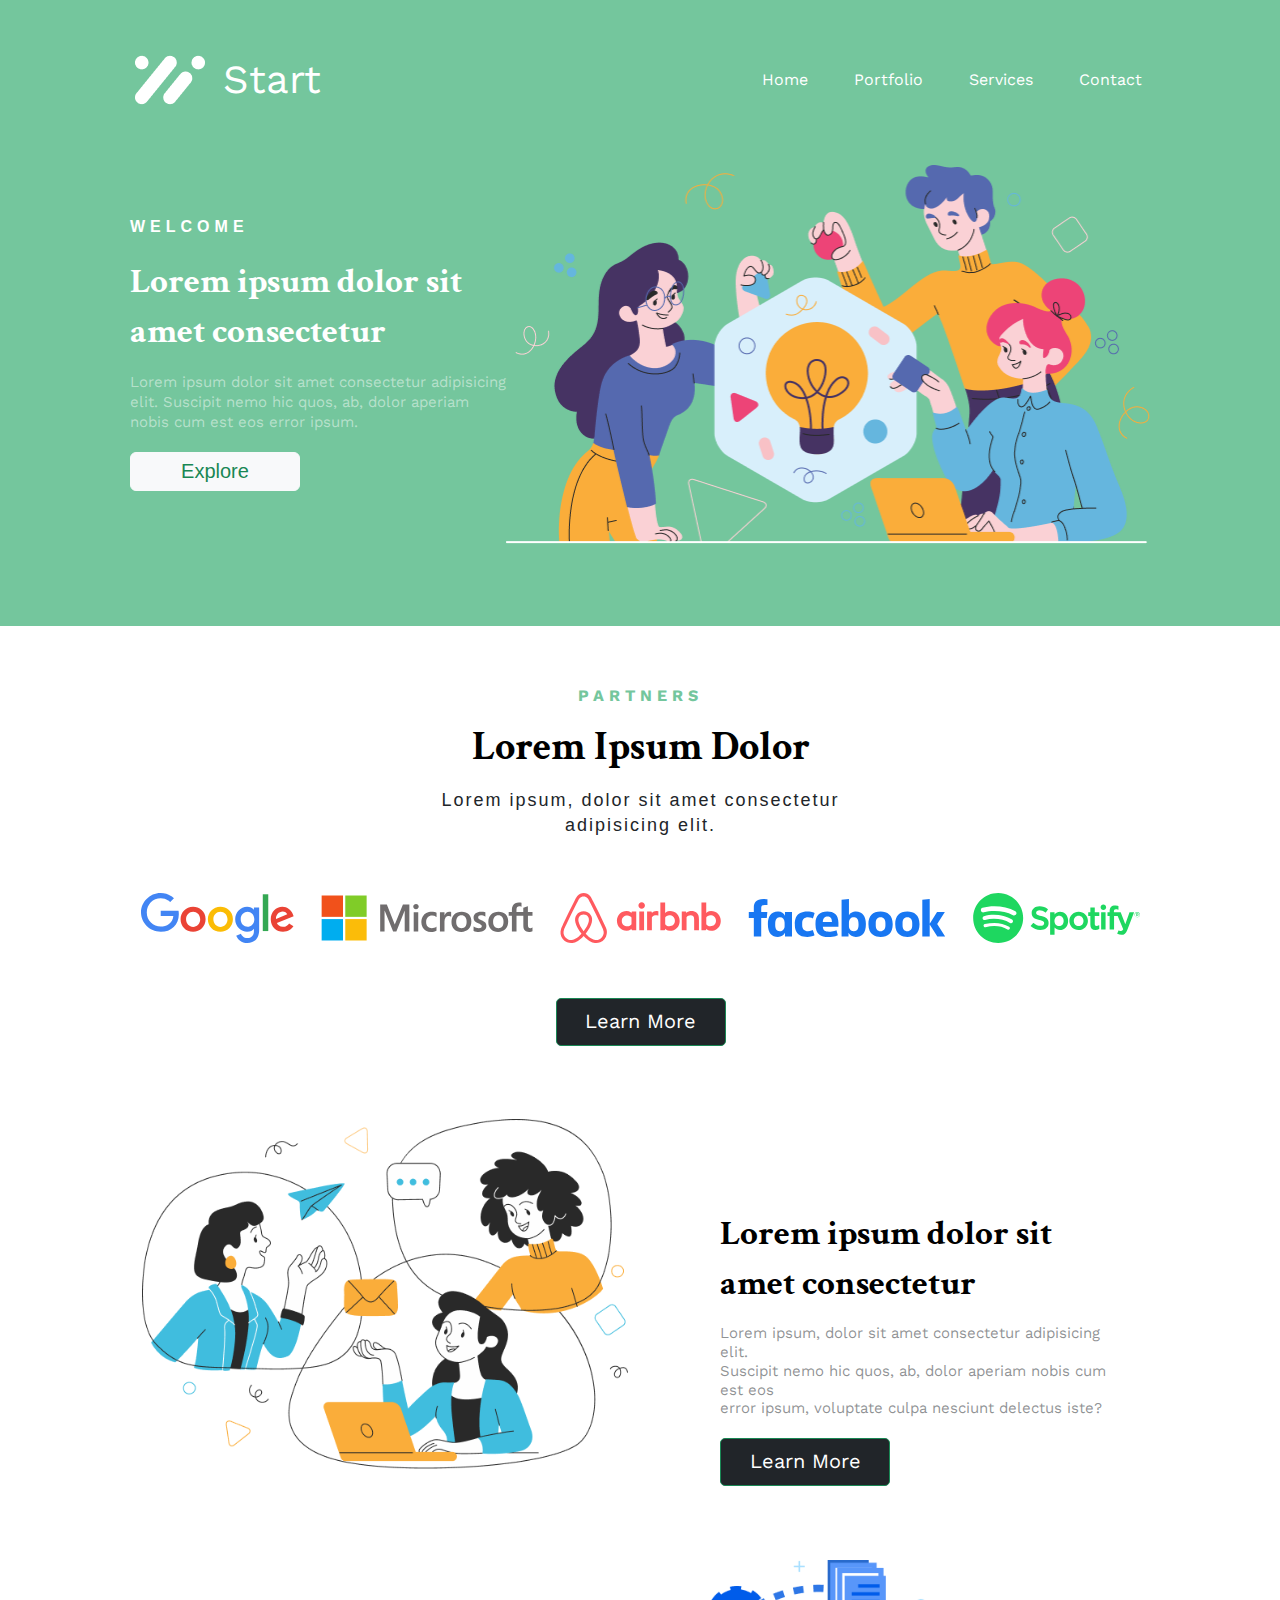
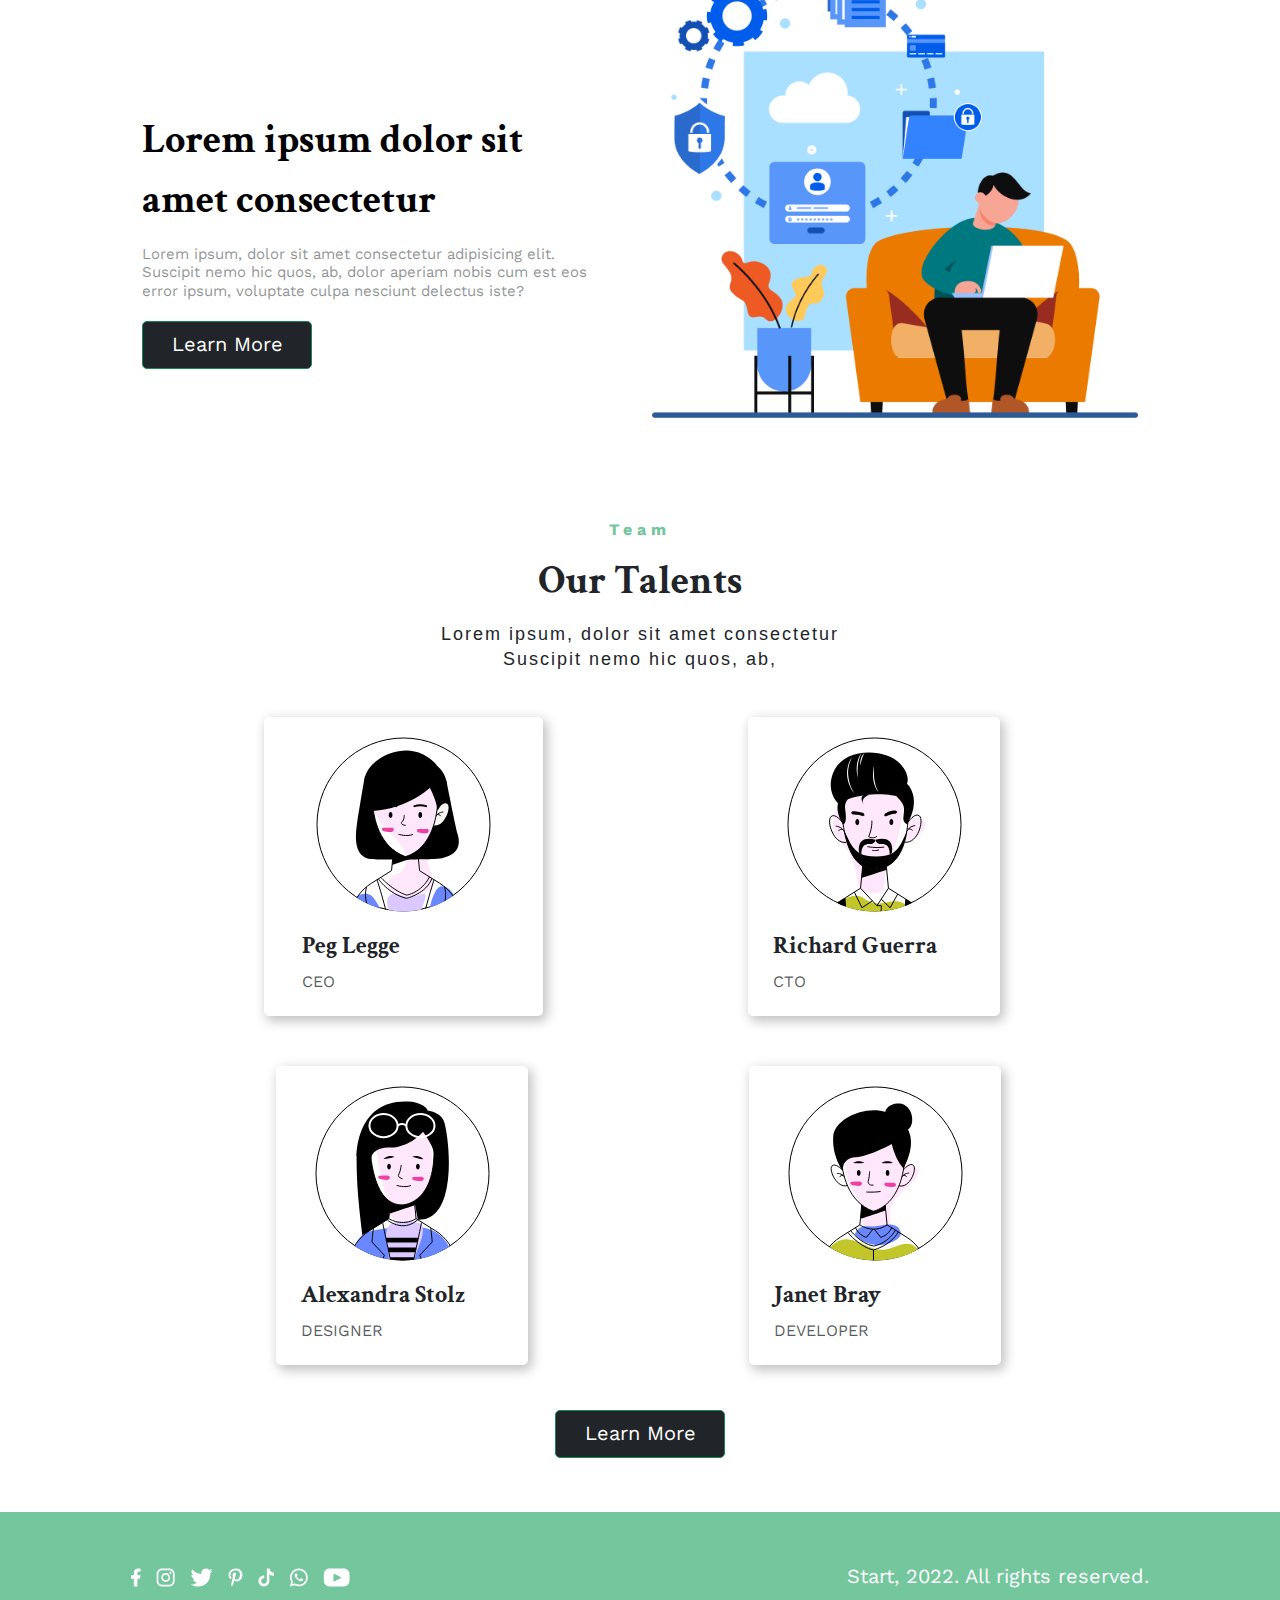
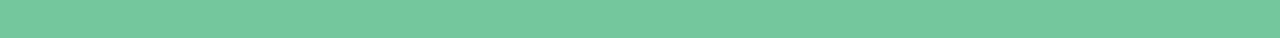
<file: index.html>
<!DOCTYPE html>
<html lang="en">
<head>
    <meta charset="UTF-8"/>
    <meta name="viewport" content="width=device-width, initial-scale=1.0"/>
    <!-- slider stylesheet -->
    <link href="https://cdn.jsdelivr.net/npm/bootstrap@5.3.3/dist/css/bootstrap.min.css" rel="stylesheet">
    <!-- Bootstrap -->
    <link rel="stylesheet" href="css/bootstrap-utilities.css"/>
    <!-- custom style -->
    <link rel="stylesheet" href="css/style.css"/>
    <!-- Responsive style -->
    <link rel="stylesheet" href="css/responsive.css"/>
    <title>Responsive Website</title>
</head>
<body>  
  <!-- Hero area -->
  <div class="hero_area">
    <!-- Header -->
    <header class="headersection">
      <div class="headertop">
        <div class="container-fulid">
          <nav class="navbar navbar-expand-lg navbar-light container">
                <img src="img/Group_1.png" alt="start" class="Logo_Start img-fluid">
                <a class="navbar-brand text-white" href="index.html">Start</a>

              <button class="navbar-toggler collapsed" type="button" data-bs-toggle="collapse" data-bs-target="#navbarNav" aria-controls="navbarNav" aria-expanded="false" aria-label="Toggle navigation">
                <span class="navbar-toggler-icon"></span>
              </button>

            <div class="collapse navbar-collapse" id="navbarNav">
              <ul class="navbar-nav ms-auto">
                  <li class="nav-item">
                    <a class="nav-link text-white" href="index.html">Home</a></li>
                  <li class="nav-item">
                    <a class="nav-link text-white" href="portfolio.html">Portfolio</a></li>
                  <li class="nav-item">
                    <a class="nav-link text-white" href="ourservices.html">Services</a></li>
                  <li class="nav-item">
                    <a class="nav-link text-white" href="contact us.html">Contact</a></li>
              </ul>
            </div>
          </nav>
        </div>
      </div>
      </header>
    <!-- End Of Header Section-->
 
    <!-- Hero Section -->
    <section>
      <div class="Topic_Welcome">
            <div class="Container_Welcome">
              <div class="Row_Welcome">
                <div class="Welcome_Box">
                  <h4 class="text-uppercase">Welcome</h4>
                  <h1 class="h1 fw-bold">Lorem ipsum dolor sit <br>amet consectetur</h1>
                      <div>
                        <p class="text1">Lorem ipsum dolor sit amet consectetur adipisicing <br>elit. Suscipit nemo hic quos, ab, dolor aperiam <br>nobis cum est eos error ipsum.</p>
                      </div>
                        <div>
                          <a href="#explore" class="explore col-md-3 btn btn-light text-success">Explore</a>
                        </div>
                </div>
                <div class="Teamwork_3">
                  <img src="img/Group.png" alt="Teamwork illustration" class="img-fluid">
                </div>
              </div>
            </div>
      </div>
    </section>
    <!-- End Of Hero Section-->
  </div>
  <!-- End Of Hero area -->

  <!-- Partner Section -->
  <section class="Padding_Partner">
    <div class="Partner_Section text-center">
        <h2 class="Partners">PARTNERS</h2>
        <h3 class="topic1"><strong>Lorem Ipsum Dolor</strong></h3>
        <p class="text2">Lorem ipsum, dolor sit amet consectetur <br>adipisicing elit.</br></p>
        <div class="image_Partner">
          <img src="img/google.svg" alt="Google" class="img-google">
          <img src="img/microsoft.svg" alt="Microsoft" class="img-microsoft">
          <img src="img/airbnb.svg" alt="Airbnb" class="img-airbnb" >
          <img src="img/facebook.svg" alt="Facebook" class="img-facebook">
          <img src="img/spotify.svg" alt="Spotify" class="img-spotify">
        </div>
        <div class="Learn1">
        <a href="#" class="LearnMore1 btn btn-success">Learn More</a>
      </div>
    </div>
  </section>
  <!-- End Of Partner Section-->

  <!-- Features Section -->
  <section class="Features_Padding1">
    <div class="Features_Section">
      <div class="container">
        <div class="row">
          <div class="col-md-6">
            <img src="img/Group_2.png" alt="Feature1" class="img-fluid">
          </div>
            <div class="col-md-6">
              <div class="box1">
                  <h3 class="topic2"><strong>Lorem ipsum dolor sit <br>amet consectetur </strong></h3>
                  <div><p class="text3">Lorem ipsum, dolor sit amet consectetur adipisicing elit. <br>Suscipit nemo hic quos, ab, dolor aperiam nobis cum est eos <br>error ipsum, voluptate culpa nesciunt delectus iste?</p>
                  </div>
                    <a href="#" class="LearnMore2 btn btn-success">Learn More</a>
              </div>  
            </div> 
        </div>
      </div>
    </div>
  </section>
  <section class="Features_Padding2">
    <div class="Features_Section2">
      <div class="container"> 
        <div class="row d-flex flex-row-reverse">
          <div class="col-md-6">
            <img src="img/sitwork.png" alt="Feature2" class="img-fluid">
          </div>
              <div class="col-md-6">
                <div class="box2">
                  <h3 class="topic3"><strong>Lorem ipsum dolor sit <br>amet consectetur </strong></h3>
                  <div><p class="text4">Lorem ipsum, dolor sit amet consectetur adipisicing elit. <br>Suscipit nemo hic quos, ab, dolor aperiam nobis cum est eos <br>error ipsum, voluptate culpa nesciunt delectus iste?</p>
              </div>
              <a href="#" class="LearnMore3 btn btn-success">Learn More</a>
            </div>
          </div>
        </div>
      </div>
    </div>
  </section>
  <!-- End Of Features Section-->

  <!-- Team Section -->
<section class="Team_Padding">
  <div class="Team_Section">
    <div class="text-center">
      <h2 class="Team">Team</h2>
      <h3 class="topic4"><strong>Our Talents</strong></h3>
      <p class="text5">Lorem ipsum, dolor sit amet consectetur <br>Suscipit nemo hic quos, ab,</br></p>
      <div class="Four_Card">

        <!-- Card 1 -->
        <div class="Card1_Section">
          <div class="card1">
            <div class="peg">
              <img src="img/Peg.svg" class="Peggy" alt="Team Member 1">
              <div class="TextPeg">
                <div class="card-body text-start">
                  <h5 class="titlePeg">Peg Legge</h5>
                  <p class="card-text text-muted">CEO</p>
                </div>
              </div>
            </div>
          </div>
        </div>
        <!-- End Of Card 1 --> 

        <!-- Card 2 -->
        <div class="Card2_Section">
          <div class="card2">
            <div class="richard">
              <img src="img/Richard.svg" class="Rich" alt="Team Member 2">
              <div class="TextRichard">
                <div class="card-body text-start">
                  <h5 class="titleRichard">Richard Guerra</h5>
                  <p class="card-text text-muted">CTO</p>
                </div>
              </div>
            </div>
          </div>
        </div>
        <!-- End Of Card 2 -->  

        <!-- Card 3 -->
        <div class="Card3_Section">
          <div class="card3">
            <div class="alexandra">
              <img src="img/Alexandra.svg" class="Alex" alt="Team Member 3">
              <div class="TextAlex">
                <div class="card-body text-start">
                  <h5 class="titleAlex">Alexandra Stolz</h5>
                  <p class="card-text text-muted">DESIGNER</p>
                </div>
              </div>
            </div>
          </div>
        </div>
        <!-- End Of Card 3 -->  

        <!-- Card 4 -->
        <div class="Card4_Section">
          <div class="card4">
            <div class="janet">
              <img src="img/Janet.svg" class="Janet" alt="Team Member 4">
              <div class="TextJanet">
                <div class="card-body text-start">
                  <h5 class="titleJanet">Janet Bray</h5>
                  <p class="card-text text-muted">DEVELOPER</p>
                </div>
              </div>
            </div>
          </div>
        </div>
        <!-- End Of Card 4 --> 
  </div>
  <div class="Viewteam_Padding">
    <a href="#" class="Viewteam btn btn-success">Learn More</a>
  </div>  
</section>
<!-- End Of Team Section-->

<!-- Footer Section -->

<footer class="footerblackground">
  <div class="Footer_Index container">
    <div class="logo_box text-end">
      <div class="logo">
        <img src="img/logofacebook.svg" alt="facebook">
        <img src="img/logoinstagram.svg" alt="instagram">
        <img src="img/logotwitter.svg" alt="twitter">
        <img src="img/logopinterest.svg" alt="pinterest">
        <img src="img/logotiktok.svg" alt="tiktok">
        <img src="img/logowhatsapp.svg" alt="whatsapp">
        <img src="img/logoyoutube.svg" alt="youtube">
      </div>  
        <div class="Year_text">
          <p class="Start_2022">Start, 2022. All rights reserved.</p>
        </div> 
    </div>
  </div>
</footer>
<!-- End Of Footer -->
    <script src="https://cdn.jsdelivr.net/npm/bootstrap@5.3.3/dist/js/bootstrap.bundle.min.js"></script>
    
</body>
</html>
</file>
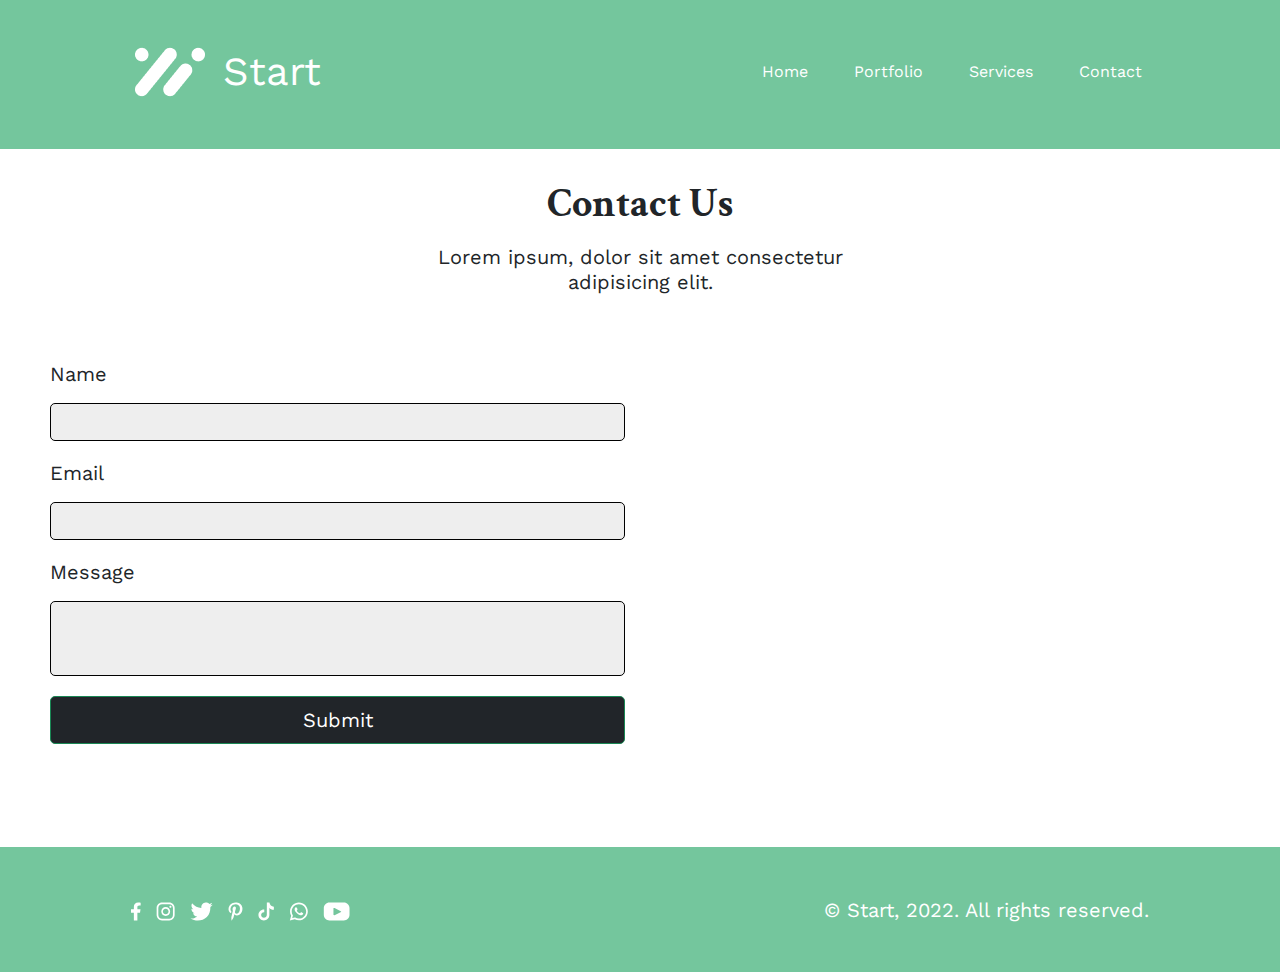
<file: contact us.html>
<!DOCTYPE html>
<html lang="en">
<head>
    <meta charset="UTF-8">
    <meta name="viewport" content="width=device-width, initial-scale=1.0">

    <title>Responsive Website</title>
        <!-- slider stylesheet -->
        <link href="https://cdn.jsdelivr.net/npm/bootstrap@5.3.3/dist/css/bootstrap.min.css" rel="stylesheet" integrity="sha384-QWTKZyjpPEjISv5WaRU9OFeRpok6YctnYmDr5pNlyT2bRjXh0JMhjY6hW+ALEwIH" crossorigin="anonymous"/>
        <!-- Bootstrap -->
        <link rel="stylesheet" href="css/bootstrap-utilities.css"/>
        <!-- custom style -->
        <link rel="stylesheet" href="css/style.css"/>
        <!-- Responsive style -->
         <link rel="stylesheet" href="css/responsive.css"/>

</head>

<body>
    <!-- Header Section -->
    <header class="headersection">
        <div class="headertop">
            <div class="container-fulid">
                <nav class="Contact_Header mx-auto navbar navbar-expand-lg navbar-light container">
                        <img src="img/Group_1.png" alt="start" class="Logo_Start img-fluid">
                        <a class="navbar-brand text-white" href="index.html">Start</a>
                       
                        <button class="navbar-toggler" type="button" data-bs-toggle="collapse" data-bs-target="#navbarNav" aria-controls="navbarNav" aria-expanded="false" aria-label="Toggle navigation">
                        <span class="navbar-toggler-icon"></span>
                        </button>

                    <div class="collapse navbar-collapse" id="navbarNav">
                        <ul class="navbar-nav ms-auto">
                            <li class="nav-item">
                                <a class="nav-link text-white" href="index.html">Home</a></li>
                            <li class="nav-item">
                                <a class="nav-link text-white" href="portfolio.html">Portfolio</a></li>
                            <li class="nav-item">
                                <a class="nav-link text-white" href="ourservices.html">Services</a></li>
                            <li class="nav-item">
                                <a class="nav-link text-white" href="contact us.html">Contact</a></li>
                        </ul>
                    </div>
                </nav>
            </div>
        </div>
    </header>
    <!-- End Of Header Section -->

    <!-- Contact Section -->
    <section class="Padding_Contact">
        <div class="Contact_Section container text-center">
            <h2 class="ContactUs">Contact Us</h2>
            <p class="text7">Lorem ipsum, dolor sit amet consectetur <br>adipisicing elit.</br></p>
        </div>
    </section>
    <!-- End Of Contact Section -->

    <!-- Google Map and Inform Section -->
     <section class="Padding_Inform">
        <div class="Inform_Row">
                <div class="Inform_box">
                    <form action="">
                        <div>
                            <h5 class="NameTitle">Name</h5>
                            <input type="text" placeholder="" class="name">
                        </div>
                        <div class="EmailBox">
                            <h5 class="EmailTitle">Email</h5>
                            <input type="text" placeholder="" class="email">
                        </div>
                        <div class="MessageBox">
                            <h5 class="MessageTitle">Message</h5>
                            <input type="text" placeholder="" class="message">
                        </div>
                        <div class="SubmitBox">
                            <a href="#" class="Submit btn btn-success"><div class="SubmitText">Submit</div></a>
                        </div>
                    </form>
                </div>
                <div class="map_container">
                    <div class="map">
                        <div id="googlemap"><iframe src="https://www.google.com/maps/embed?pb=!1m18!1m12!1m3!1d3875.582230416397!2d100.49031081389238!3d13.743724494434199!2m3!1f0!2f0!3f0!3m2!1i1024!2i768!4f13.1!3m3!1m2!1s0x30e299057145cc81%3A0x7df49a08f511c22e!2z4Lin4Lix4LiU4Lie4Lij4Liw4LmA4LiK4LiV4Li44Lie4LiZ4Lin4Li04Lih4Lil4Lih4Lix4LiH4LiE4Lil4Liy4Lij4Liy4LihICjguKfguLHguJTguYLguJ7guJjguLTguYwp!5e0!3m2!1sth!2sth!4v1734984544298!5m2!1sth!2sth" width="575" height="384" style="border:0;" allowfullscreen="" loading="lazy" referrerpolicy="no-referrer-when-downgrade"></iframe></div>
                    </div>
                </div>
        </div>
     </section>
      <!-- End Of Google Map And Inform Section -->

      <!-- Footer -->
        <footer class="footerblackground">
            <div class="Footer_Contact container">
                <div class="logo_box text-end">
                        <div class="logo">
                            <img src="img/logofacebook.svg" alt="facebook">
                            <img src="img/logoinstagram.svg" alt="instagram">
                            <img src="img/logotwitter.svg" alt="twitter">
                            <img src="img/logopinterest.svg" alt="pinterest">
                            <img src="img/logotiktok.svg" alt="tiktok">
                            <img src="img/logowhatsapp.svg" alt="whatsapp">
                            <img src="img/logoyoutube.svg" alt="youtube">
                        </div>  
                            <div class="Year_text">
                                <p class="Start_2022">&copy; Start, 2022. All rights reserved.</p>
                            </div> 
                </div>
            </div>
        </footer>
    <script src="js/bootstrap.js"></script>
    <script src="https://cdn.jsdelivr.net/npm/bootstrap@5.3.3/dist/js/bootstrap.bundle.min.js" integrity="sha384-YvpcrYf0tY3lHB60NNkmXc5s9fDVZLESaAA55NDzOxhy9GkcIdslK1eN7N6jIeHz" crossorigin="anonymous">
    </script>
</body>
</html>
</file>
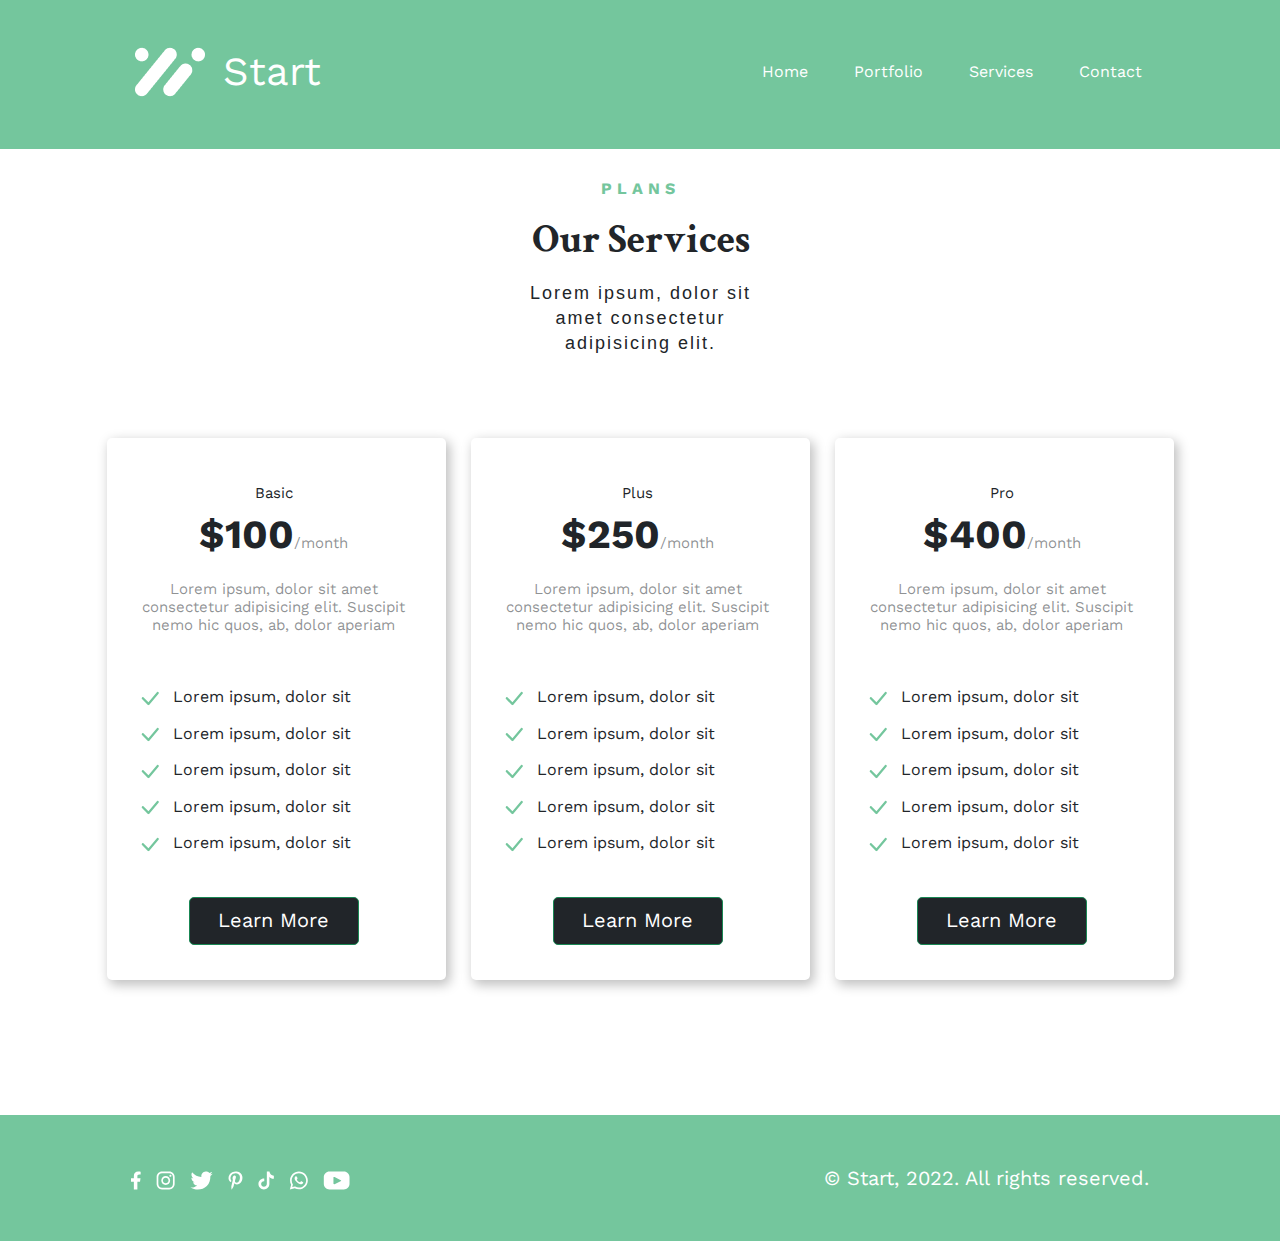
<file: ourservices.html>
<!DOCTYPE html>
<html lang="en">
<head>
    <meta charset="UTF-8">
    <meta name="viewport" content="width=device-width, initial-scale=1.0">
    
    <!-- slider stylesheet -->
    <link href="https://cdn.jsdelivr.net/npm/bootstrap@5.3.3/dist/css/bootstrap.min.css" rel="stylesheet">
    <!-- Bootstrap -->
    <link rel="stylesheet" href="css/bootstrap-utilities.css"/>
    <!-- custom style -->
    <link rel="stylesheet" href="css/style.css"/>
    <!-- Responsive style -->
    <link rel="stylesheet" href="css/responsive.css"/>
    <title>Responsive Website</title>
     
</head>

<body>
<!-- Header -->
 <header class="headersection">
    <div class="headertop">
        <div class="container-fulid">
            <nav class="Services_Header navbar navbar-expand-lg navbar-light container">
                    <img src="img/Group_1.png" alt="start" class="Logo_Start img-fluid">
                    <a class="navbar-brand text-white" href="index.html">Start</a>
                    
                    <button class="navbar-toggler" type="button" data-bs-toggle="collapse" data-bs-target="#navbarNav" aria-controls="navbarNav" aria-expanded="false" aria-label="Toggle navigation">
                    <span class="navbar-toggler-icon"></span>
                    </button>

                <div class="collapse navbar-collapse" id="navbarNav">
                    <ul class="navbar-nav ms-auto">
                        <li class="nav-item">
                            <a class="nav-link text-white" href="index.html">Home</a></li>
                        <li class="nav-item">
                            <a class="nav-link text-white" href="portfolio.html">Portfolio</a></li>
                        <li class="nav-item">
                            <a class="nav-link text-white" href="ourservices.html">Services</a></li>
                        <li class="nav-item">
                            <a class="nav-link text-white" href="contact us.html">Contact</a></li>
                    </ul>
                </div>
            </nav>
        </div>
    </div>
  </header>
<!-- End Of Header Section-->

  <!-- Our Services Section -->
  <section class="Padding_Plans">
    <div class="Services_Section">
        <div class="container text-center">
            <h2 class="Plans">PLANS</h2>
            <h2 class="OurServices">Our Services</h2>
            <p class="text6">Lorem ipsum, dolor sit amet consectetur <br>adipisicing elit.</br></p>
        </div>
    </div>
    </section>
<!-- End Of Our Services Section-->


<!-- Basic,Plus,Pro Section -->
<section class="Padding_Services">
    <div class="OurServices_Section">
        <div class="Container_Promotion container text-center">
            <div class="Row_Promotion row">
                <!-- Basic Plan -->
                <div class="Basic_Col">
                        <div class="basic-services">
                            <div>
                                <h5 class="basicTitle">Basic</h5>
                                <p class="price">$100<span class="month">/month</span></p>
                                <p class="basicDetail">Lorem ipsum, dolor sit amet consectetur adipisicing elit. Suscipit nemo hic quos, ab, dolor aperiam</p>
                                <ul class="basic-list">
                                    <li><img src="img/correct.svg" alt="correct logo" class="correct">Lorem ipsum, dolor sit</li>
                                    <li><img src="img/correct.svg" alt="correct logo" class="correct">Lorem ipsum, dolor sit</li>
                                    <li><img src="img/correct.svg" alt="correct logo" class="correct">Lorem ipsum, dolor sit</li>
                                    <li><img src="img/correct.svg" alt="correct logo" class="correct">Lorem ipsum, dolor sit</li>
                                    <li><img src="img/correct.svg" alt="correct logo" class="correct">Lorem ipsum, dolor sit</li>
                                </ul>
                                <a href="#" class="LearnMore5 btn btn-success">Learn More</a>
                            </div> 
                        </div>
                </div>
                <!-- Plus Plan -->
                <div class="Plus_Col">
                        <div class="plus-services">
                            <div>
                                <h5 class="plusTitle">Plus</h5>
                                <p class="price">$250<span class="month">/month</span></p>
                                <p class="plusDetail">Lorem ipsum, dolor sit amet consectetur adipisicing elit. Suscipit nemo hic quos, ab, dolor aperiam</p>
                                <ul class="plus-list">
                                    <li><img src="img/correct.svg" alt="correct logo" class="correct">Lorem ipsum, dolor sit</li>
                                    <li><img src="img/correct.svg" alt="correct logo" class="correct">Lorem ipsum, dolor sit</li>
                                    <li><img src="img/correct.svg" alt="correct logo" class="correct">Lorem ipsum, dolor sit</li>
                                    <li><img src="img/correct.svg" alt="correct logo" class="correct">Lorem ipsum, dolor sit</li>
                                    <li><img src="img/correct.svg" alt="correct logo" class="correct">Lorem ipsum, dolor sit</li>
                                </ul>
                                <a href="#" class="LearnMore6 btn btn-success">Learn More</a>
                            </div> 
                        </div>
                </div>
                <!-- Pro Plan -->
                <div class="Pro_Col">
                        <div class="pro-services">
                            <div>
                                <h5 class="proTitle">Pro</h5>
                                <p class="price">$400<span class="month">/month</span></p>
                                <p class="proDetail">Lorem ipsum, dolor sit amet consectetur adipisicing elit. Suscipit nemo hic quos, ab, dolor aperiam</p>
                                <ul class="pro-list">
                                    <li><img src="img/correct.svg" alt="correct logo" class="correct">Lorem ipsum, dolor sit</li>
                                    <li><img src="img/correct.svg" alt="correct logo" class="correct">Lorem ipsum, dolor sit</li>
                                    <li><img src="img/correct.svg" alt="correct logo" class="correct">Lorem ipsum, dolor sit</li>
                                    <li><img src="img/correct.svg" alt="correct logo" class="correct">Lorem ipsum, dolor sit</li>
                                    <li><img src="img/correct.svg" alt="correct logo" class="correct">Lorem ipsum, dolor sit</li>
                                </ul>
                                <a href="#" class="LearnMore7 btn btn-success">Learn More</a>
                            </div> 
                        </div>
                </div>
            </div>
        </div>
    </div>
</section>
<!-- End Of Basic,Plus,Pro Section-->

<!-- Footer -->
<footer class="footerblackground">
    <div class="Footer_Services container">
      <div class="logo_box text-end">
            <div class="logo">
                <img src="img/logofacebook.svg" alt="facebook">
                <img src="img/logoinstagram.svg" alt="instagram">
                <img src="img/logotwitter.svg" alt="twitter">
                <img src="img/logopinterest.svg" alt="pinterest">
                <img src="img/logotiktok.svg" alt="tiktok">
                <img src="img/logowhatsapp.svg" alt="whatsapp">
                <img src="img/logoyoutube.svg" alt="youtube">
            </div>  
                <div class="Year_text">
                    <p class="Start_2022">&copy; Start, 2022. All rights reserved.</p>
                </div> 
      </div>
    </div>
</footer>
    <script src="https://cdn.jsdelivr.net/npm/bootstrap@5.3.3/dist/js/bootstrap.bundle.min.js"></script>

</body>
</html>
</file>
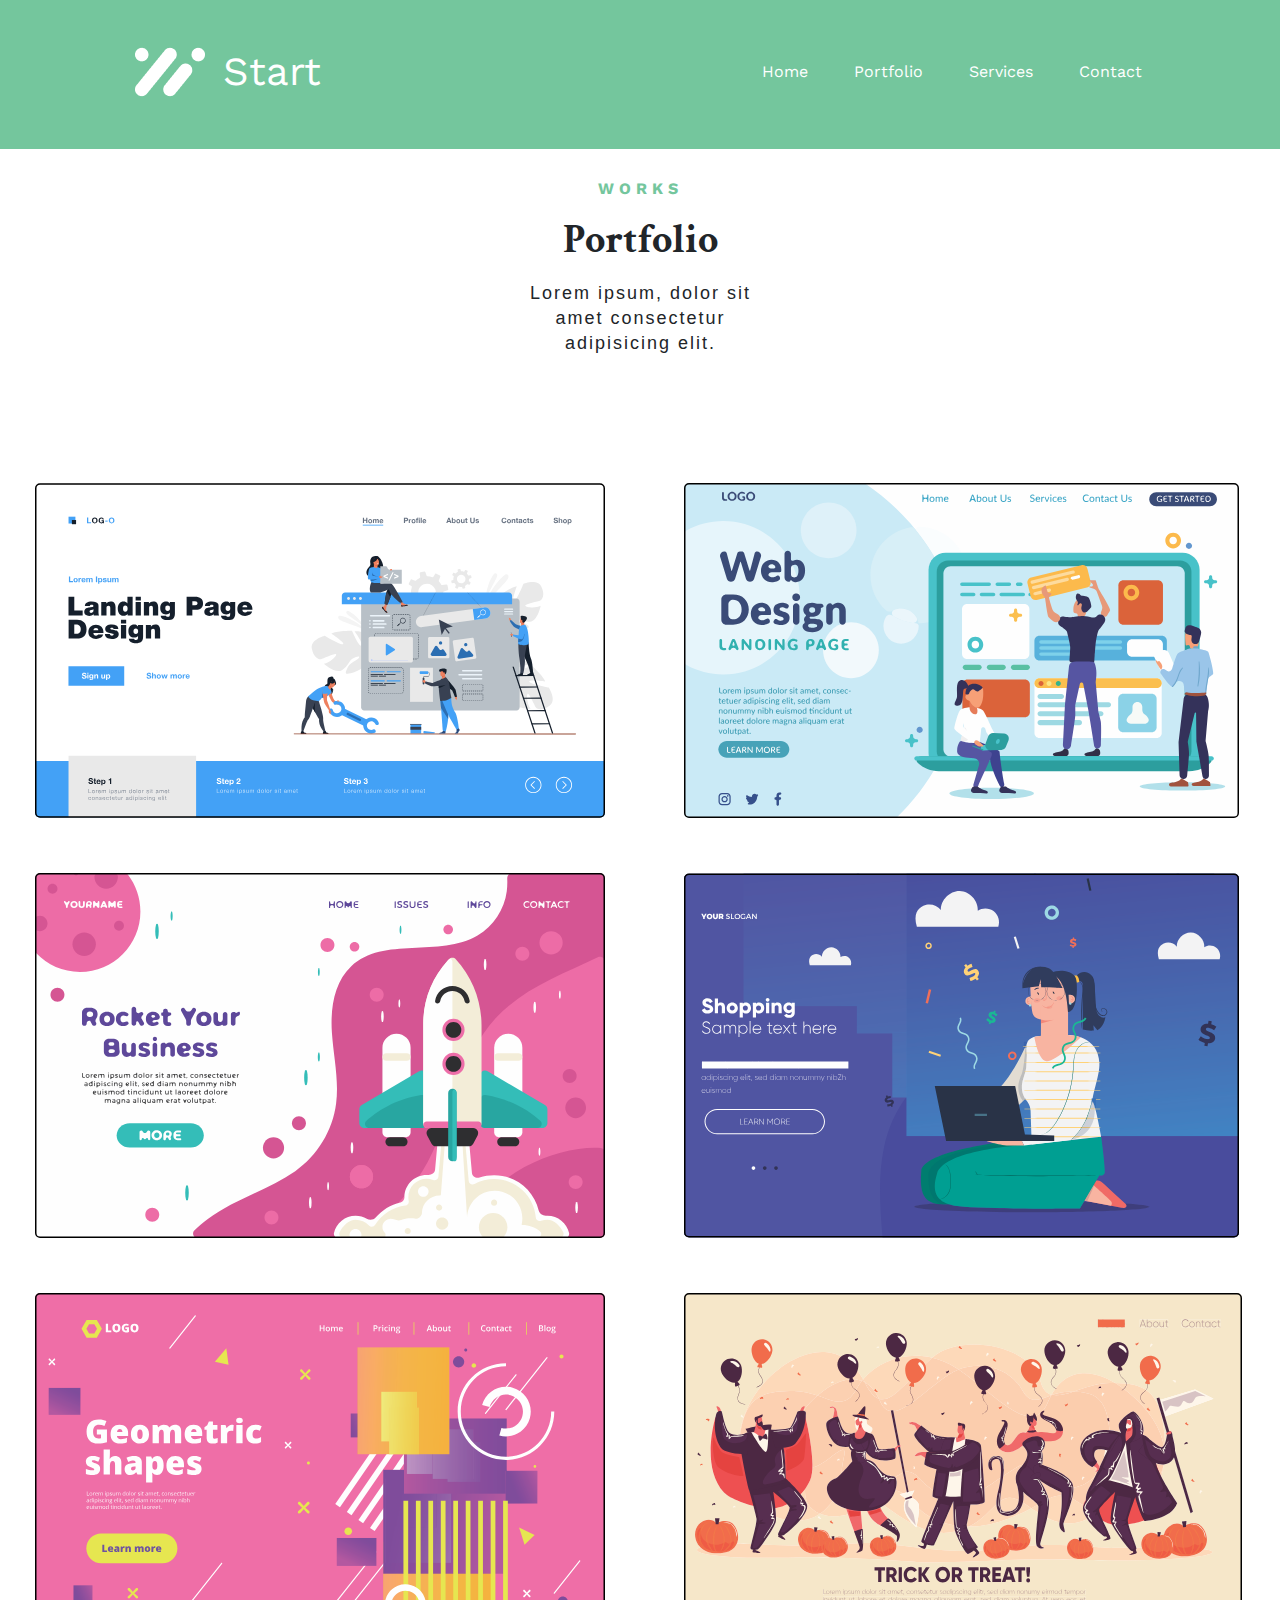
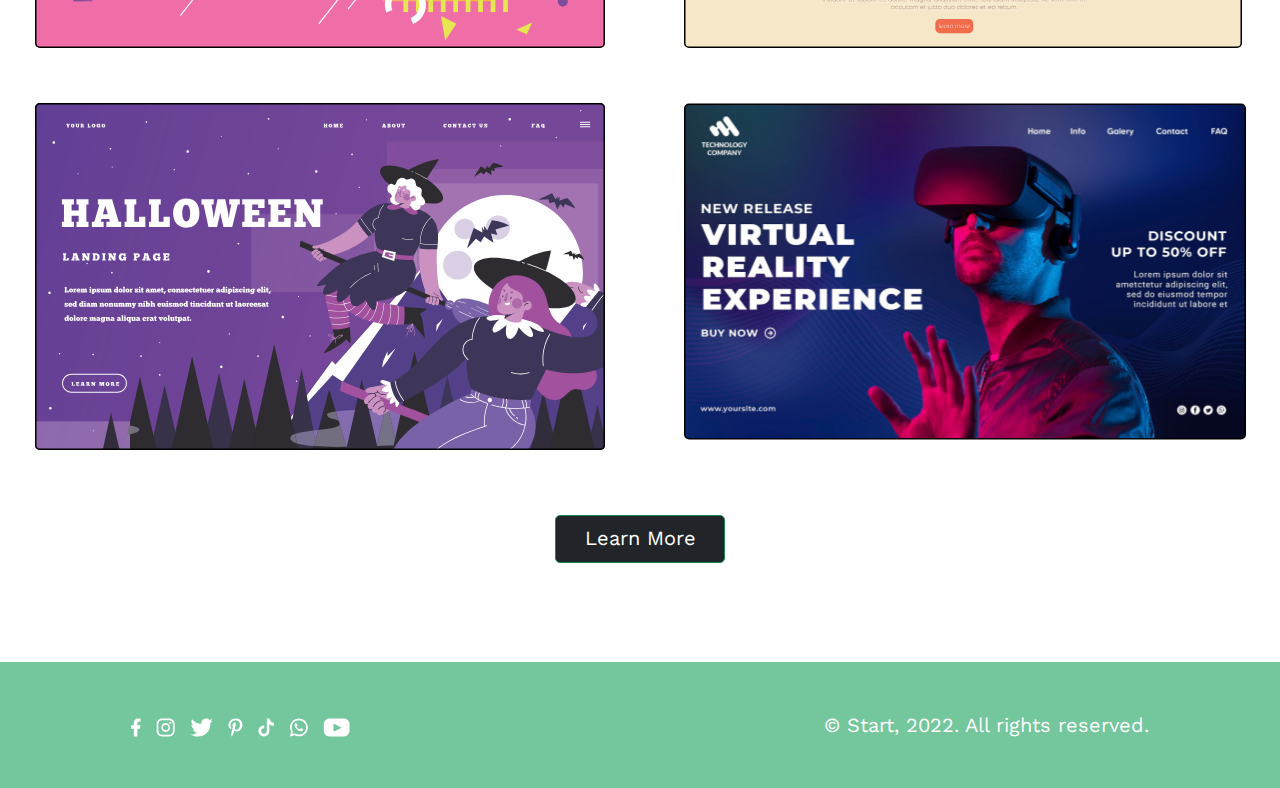
<file: portfolio.html>
<!DOCTYPE html>
<html lang="en">

<head>
    <meta charset="UTF-8"/>
    <meta name="viewport" content="width=device-width, initial-scale=1.0"/>
    <!-- slider stylesheet -->
    <link href="https://cdn.jsdelivr.net/npm/bootstrap@5.3.3/dist/css/bootstrap.min.css" rel="stylesheet">
    <!-- Bootstrap -->
    <link rel="stylesheet" href="css/bootstrap-utilities.css"/>
    <!-- custom style -->
    <link rel="stylesheet" href="css/style.css"/>
    <!-- Responsive style -->
    <link rel="stylesheet" href="css/responsive.css"/>
    <title>Responsive Website</title>

</head>

<body>

<!-- Header -->
 <header class="headersection">
    <div class="headertop">
        <div class="container-fulid">
            <nav class="Start_Section navbar navbar-expand-lg navbar-light container">
                    <img src="img/Group_1.png" alt="start" class="Logo_Start img-fluid">
                    <a class="navbar-brand text-white" href="index.html">Start</a>
                    
                    <button class="navbar-toggler" type="button" data-bs-toggle="collapse" data-bs-target="#navbarNav" aria-controls="navbarNav" aria-expanded="false" aria-label="Toggle navigation">
                    <span class="navbar-toggler-icon"></span>
                    </button>

                <div class="collapse navbar-collapse" id="navbarNav">
                    <ul class="navbar-nav ms-auto">
                        <li class="nav-item">
                            <a class="nav-link text-white" href="index.html">Home</a></li>
                        <li class="nav-item">
                            <a class="nav-link text-white" href="portfolio.html">Portfolio</a></li>
                        <li class="nav-item">
                            <a class="nav-link text-white" href="ourservices.html">Services</a></li>
                        <li class="nav-item">
                            <a class="nav-link text-white" href="contact us.html">Contact</a></li>
                    </ul>
                </div>
            </nav>
        </div>
    </div>
  </header>
<!-- End Of Header Section-->

  <!-- Portfolio Section -->
    <section class="Padding_Port">
        <div class="Portfolio_Section">
            <div class="container text-center">
                <h2 class="Works">WORKS</h2>
                <h2 class="Portfolio">Portfolio</h2>
                <p class="text5">Lorem ipsum, dolor sit amet consectetur <br>adipisicing elit.</br></p>
            </div>
        </div>
    </section>
    <!-- End Of Portfolio Section-->
    
    <!-- Work Poster-->
     <section class="Padding_Poster">
        <div class="Work_Section">
            <div class="">
                <div class="Work_Poster row">
                        <div class="">
                            <img src="portfolio_img/example1.svg" alt="landing page" class="example1">
                        </div>
                        <div class="">
                            <img src="portfolio_img/example2.svg" alt="Web Design" class="example2">
                        </div>
                        <div class="">
                            <img src="portfolio_img/example3.svg" alt="Rocket your Business" class="example3">
                        </div>
                        <div class="">
                            <img src="portfolio_img/example4.svg" alt="Shopping" class="example4">
                        </div>
                        <div class="">  
                            <img src="portfolio_img/example5.svg" alt="Geometric Shape" class="example5">
                        </div>
                        <div class="">
                            <img src="portfolio_img/example6.svg" alt="Trick or threat" class="example6">
                        </div>
                        <div class="">
                            <img src="portfolio_img/example7.svg" alt="Halloween" class="example7">
                        </div>
                        <div class="">
                            <img src="portfolio_img/example8.svg" alt="Virtual Reality" class="example8">
                    </div>
                </div>
            </div>
        </div>
     </section>
      <!-- End Of Work Poster Section-->

      <!-- Button Portfolio-->
       <section class="Padding_Button_Port text-center">
            <div>
                <a href="#" class="LearnMore4 btn btn-success">Learn More</a>
            </div> 
       </section>
       <!-- End Of Button Portfolio Section -->

       <!-- Footer -->
       <footer class="footerblackground">
        <div class="Footer_Portfolio">
          <div class="logo_box">
                <div class="logo">
                    <img src="img/logofacebook.svg" alt="facebook">
                    <img src="img/logoinstagram.svg" alt="instagram">
                    <img src="img/logotwitter.svg" alt="twitter">
                    <img src="img/logopinterest.svg" alt="pinterest">
                    <img src="img/logotiktok.svg" alt="tiktok">
                    <img src="img/logowhatsapp.svg" alt="whatsapp">
                    <img src="img/logoyoutube.svg" alt="youtube">
                </div>  
                    <div class="Year_text">
                        <p class="Start_2022">&copy; Start, 2022. All rights reserved.</p>
                    </div> 
            </div>
        </div>
      </footer>
      <!-- End Of Footer -->

      <script src="https://cdn.jsdelivr.net/npm/bootstrap@5.3.3/dist/js/bootstrap.bundle.min.js"></script>
</body>
</html>
</file>
<file: css/style.css>
@import url('https://fonts.googleapis.com/css2?family=Crimson+Text:ital,wght@0,400;0,600;0,700;1,400;1,600;1,700&family=Work+Sans:ital,wght@0,100..900;1,100..900&display=swap');
@import url('https://fonts.googleapis.com/css2?family=Crimson+Text:ital,wght@0,400;0,600;0,700;1,400;1,600;1,700&family=Work+Sans:ital,wght@0,100..900;1,100..900&display=swap');

@font-face {
  font-family: 'Work Sans';
  src: url('/font/WorkSans-Regular.ttf') format('truetype');
  font-weight: normal;
  font-style: normal;
}

*{
  margin: 0;
  padding: 0;
  box-sizing: border-box;
}

body {
  font-family: 'Work Sans', sans-serif;
  line-height: 1.6;
  margin: 0;
  padding: 0;
}

header .navbar-brand {
  font-size: 2.5rem;
  padding-left: 18px;
}

section h1 {
  font-size: 2.5rem;
}

section p {
  font-size: 1rem;
  margin-bottom: 20px;
}

/* Header */
.headertop{
  padding:  35px 130px 40px 135px;
}
.hero_area{
  background-color: #74c69d;
  color: white;
}

.navbar-nav{
    gap: 30px;
}

nav a {
  transition: transform 0.2s ease,
}

nav a:hover {
  transform: scale(1.1); 
}

/* Hero Section*/

.Topic_Welcome{
  padding: 0px 129.72px 82.87px 130px;
}

.Row_Welcome{
  display: flex;
  justify-content: space-between;
}

.Welcome_Box{
  padding: 39.57px 0px 39.57px 0px;
  margin: auto;
}

.Teamwork_3{
  max-width: 100%;
  width: 644.28px;
  margin: auto;
}

.text-uppercase{
  font-family: 'Works sans', sans-serif;
  font-weight: 700;
  font-size: 16px;
  line-height: 20px;
  letter-spacing: 5px;
  height: 40px;
  margin-bottom: 0px;
}
.h1.fw-bold{
  font-family: 'Crimson Text', sans-serif;
  font-weight: 700;
  font-size: 40px;
  line-height: 50px;
  margin-bottom: 0px;  
}
.text1 {
  font-weight: 400;
  font-size: 15px;
  line-height: 18.75px;
  padding: auto;
  margin-top: 15px;
  line-height: 20px;
  color: rgba(255, 255, 255, 0.486);
}
.explore{
  font-family: 'Works sans',sans-serif;
  text-align: center;
  font-weight: 400;
  font-size: 20px;
  line-height: 25px;
  max-width: 100%;
  width: 170px;
}

/* Partner Section */

.Padding_Partner{
  padding: 60px 140px 73px 141px;
}

.topic1{
  font-family: 'Crimson Text', sans-serif;
  font-size: 40px;
  font-weight: 700;
  text-align: center;
  line-height: 50px;
  color: black;
  margin-bottom: 16px;
}

.Partners{
  font-family: 'Work Sans', sans-serif;
  font-weight: 700;
  font-size: 16px;
  line-height: 20px;
  letter-spacing: 5px;
  text-align: center;
  color: #74c69d;
  margin-bottom: 16px;
}

.text2{
  font-family: 'Works sans', sans-serif;
  font-weight: 400;
  font-size: 18px;
  line-height: 25px;
  text-align: center;
  letter-spacing: 2px;
  margin-bottom: 55px;
}

.image_Partner{
  display: flex;
  justify-content: space-between;
  margin-bottom: 55px;
}

.LearnMore1{  
  width: 170px;
  height: 48px;
  border-radius: 5px;
  font-family: 'Works sans' sans-serif;
  font-weight: 400;
  font-size: 20px;
  line-height: 25px;
  text-align: center;
  padding: 10px 10px;
  background-color: #212529;
}

/* Features Section  */

.Features_Padding1{
  padding: 0px 130px 73.57px 130px;
}

.box1{
  width: 100%;
  padding-right: 15px;
  padding-left: 68px;
  padding-top: 90px;
}

.topic2{
  font-family: 'Crimson Text', sans-serif;
  font-size: 40px;
  font-weight: 700;
  line-height: 50px;
  color: black;
}

.text3{
  font-weight: 400;
  font-size: 15px;
  line-height: 18.75px;
  padding: auto;
  margin-top: 15px;
  color: #21252980
}

.LearnMore2{
  width: 170px;
  height: 48px;
  border-radius: 5px;
  font-family: 'Works sans' sans-serif;
  font-weight: 400;
  font-size: 20px;
  line-height: 25px;
  text-align: center;
  padding: 10px 10px;
  background-color: #212529;
}

.Features_Padding2{
  padding: 0px 130px 102.27px 130px;
}

.box2{  
  width: 100%;
  padding-right: 15px;
  padding-top: 150px;
}

.topic3{
  font-family: 'Crimson Text', sans-serif;
  font-size: 40px;
  font-weight: 700;
  line-height: 60px;
  color: black;
}
.text4{
  font-weight: 400;
  font-size: 15px;
  line-height: 18.75px;
  padding: auto;
  margin-top: 15px;
  color: #21252980
}
.LearnMore3{
  width: 170px;
  height: 48px;
  border-radius: 5px;
  font-family: 'Works sans' sans-serif;
  font-weight: 400;
  font-size: 20px;
  line-height: 25px;
  text-align: center;
  padding: 10px 10px;
  background-color: #212529;
}

/* Team Section */

.Team_Padding{
  padding: 0px 132px 54px 132px;
}

.Team{
  font-family: 'Work Sans', sans-serif;
  font-weight: 700;
  font-size: 16px;
  line-height: 20px;
  letter-spacing: 5px;
  text-align: center;
  color: #74c69d;
  margin-bottom: 16px;
}

.topic4{
  font-family: 'Crimson Text', sans-serif;
  font-weight: 700;
  font-size: 40px;
  line-height: 50px;
  text-align: center;
  color: #212529;
  margin-bottom: 16px;
}

.text5{
  font-family: 'Works sans', sans-serif;
  font-weight: 400;
  font-size: 20px;
  line-height: 25px;
  text-align: center;
  letter-spacing: 2px;
  margin-bottom: 45px;
}

/* Card 1 */

.Four_Card{
  display: flex;
  justify-content: space-between;
  margin-bottom: 45px;
}

.card1{
  border-radius: 5px;
  box-shadow: 3px 4px 12px 1px #00000040;
  max-width: 100%;
  width: 279px;
  max-height: 100%;
  height: 299px;
  transition: transform 0.3s ease;
}
.card1:hover{
  transform: translateY(-10px);
  box-shadow: #212529;
}

.Peggy{
  max-width: 100%;
  max-height: 100%;
  width: 175px;
  height: 175px;
}

.peg{
  position: relative;
  max-width: 100%;
  max-height: 100%;
  width: 202px;
  height: 260px;
  top: 20px;
  left: 38px;
}

.titlePeg{
  font-family: 'Crimson Text', sans-serif;
  font-weight: 700;
  font-size: 24px;
  line-height: 30px; 
  color: #212529;
}

.TextPeg{
  position: relative;
  max-width: 100%;
  max-height: 100%;
  width: 202px;
  height: 66px;
  top: 19px;
}

/* Card 2 */

.Card2_Section{
  margin-right: 30px;
}

.card2{
  position: relative;
  border-radius: 5px;
  box-shadow: 3px 4px 12px 1px #00000040;
  max-width: 100%;
  max-height: 100%;
  width: 252px;
  height: 299px;
  left: 14px;
  transition: transform 0.3s ease;
}

.card2:hover{
  transform: translateY(-10px);
  box-shadow: #212529;
}
.Rich{
  max-width: 100%;
  max-height: 100%;
  width: 175px;
  height: 175px;
  border: 1px;
}
.richard{
  position: relative;
  max-width: 100%;
  max-height: 100%;
  width: 202px;
  height: 260px;
  top: 20px;
  left: 25px;
}
.titleRichard{
  font-family: 'Crimson Text', sans-serif;
  font-weight: 700;
  font-size: 24px;
  line-height: 30px; 
  color: #212529;
}
.TextRichard{
  position: relative;
  max-width: 100%;
  max-height: 100%;
  width: 202px;
  height: 66px;
  top: 19px;
}
/* Card 3 */

.Card3_Section{
  margin-right: 30px;
}

.card3{
  position: relative;
  border-radius: 5px;
  box-shadow: 3px 4px 12px 1px #00000040;
  max-width: 100%;
  max-height: 100%;
  width: 252px;
  height: 299px;
  left: 12px;
  transition: transform 0.3s ease;
}

.card3:hover{
  transform: translateY(-10px);
  box-shadow: #212529;
}
.Alex{
  max-width: 100%;
  max-height: 100%;
  width: 175px;
  height: 175px;
  border: 1px;
}
.alexandra{
  position: relative;
  max-width: 100%;
  max-height: 100%;
  width: 202px;
  height: 260px;
  top: 20px;
  left: 25px;
}
.titleAlex{
  font-family: 'Crimson Text', sans-serif;
  font-weight: 700;
  font-size: 24px;
  line-height: 30px; 
  color: #212529;
}
.TextAlex{
  position: relative;
  max-width: 100%;
  max-height: 100%;
  width: 202px;
  height: 66px;
  top: 19px;
}

/* Card 4 */

.card4{
  border-radius: 5px;
  box-shadow: 3px 4px 12px 1px #00000040;
  max-width: 100%;
  max-height: 100%;
  width: 252px;
  height: 299px;
  transition: transform 0.3s ease;
}

.card4:hover{
  transform: translateY(-10px);
  box-shadow: #212529;
}
.Janet{
  max-width: 100%;
  max-height: 100%;
  width: 175px;
  height: 175px;
  border: 1px;
}
.janet{
  position: relative;
  max-width: 100%;
  max-height: 100%;
  width: 202px;
  height: 260px;
  top: 20px;
  left: 25px;
}
.titleJanet{
  font-family: 'Crimson Text', sans-serif;
  font-weight: 700;
  font-size: 24px;
  line-height: 30px; 
  color: #212529;
}
.TextJanet{
  position: relative;
  max-width: 100%;
  max-height: 100%;
  width: 202px;
  height: 66px;
  top: 19px;
}
/* btn ViewTeam */
.Viewteam{
  width: 170px;
  height: 48px;
  border-radius: 5px;
  font-family: 'Works sans' sans-serif;
  font-weight: 400;
  font-size: 20px;
  line-height: 25px;
  text-align: center;
  padding: 10px 10px;
  background-color: #212529;
}

/*Footer Section */

.footerblackground{
  background-color: #74c69d;
}

.Footer_Index{
  margin: 0;
  padding: 51px 131px 49px 131px;
  max-width: 100%;
}

.logo_box{
  display: flex; 
  justify-content: space-between;
  align-items: center;
  gap: 20px;
}

.logo{
  letter-spacing: 10px;
}

.Year_text{
  font-family: 'Work Sans', sans-serif;
  font-weight: 400;
  font-size: 20px;
  line-height: 25px;
  color: white;
}


/* Portfolio */

.headersection{
  background-color: #74c69d;
  color: white;
}

.Start_Section, .Services_Header, .Contact_Header{
  padding: 0;
}

.Works{
  font-family: 'Work Sans', sans-serif;
  font-weight: 700;
  font-size: 16px;
  line-height: 20px;
  letter-spacing: 5px;
  text-align: center;
  color: #74c69d;
  margin-bottom: 16px;
}

.Portfolio{
  font-family: 'Crimson Text',sans-serif;
  font-weight: 700;
  font-size: 40px;
  line-height: 50px;
  text-align: center;
  margin-bottom: 16px;
}


.Padding_Port{
  padding: 30px 514px 82px 515px;
}

.text5{
  font-family: 'Works sans', sans-serif;
  font-weight: 400;
  font-size: 18px;
  line-height: 25px;
  text-align: center;
  letter-spacing: 2px;
  margin-bottom: 45px;
}

/* Work Poster */

.Work_Poster{
  max-width: 100%;
  display: grid;
  grid-template-columns: auto auto;
  gap: 55px;
  justify-content: center;
  margin: auto;
}

.Work_Section{
  padding-left: 130px;
  padding-right: 130px;
}
/* button */

.LearnMore4{
  width: 170px;
  height: 48px;
  border-radius: 5px;
  font-family: 'Works sans' sans-serif;
  font-weight: 400;
  font-size: 20px;
  line-height: 25px;
  text-align: center;
  padding: 10px 10px;
  background-color: #212529;
}

.Padding_Button_Port{
  padding-top: 65px;
  padding-bottom: 99px;
}

/* Footer Portfolio */

.Footer_Portfolio{
  padding: 51px 131px 49px 131px;
  margin: 0;
  max-width: 100%;
}

.Start_2022{
  margin-bottom: 0px;
}
/* Our Services Section */

.Padding_Plans{
  padding: 30px 514px 82px 515px;
}
.Plans{
  font-family: 'Work Sans', sans-serif;
  font-weight: 700;
  font-size: 16px;
  line-height: 20px;
  letter-spacing: 5px;
  text-align: center;
  color: #74c69d;
  margin-bottom: 16px;
}

.OurServices{
  font-family: 'Crimson Text',sans-serif;
  font-weight: 700;
  font-size: 40px;
  line-height: 50px;
  text-align: center;
  margin-bottom: 16px;
}

.text6{
  font-family: 'Works sans', sans-serif;
  font-weight: 400;
  font-size: 18px;
  line-height: 25px;
  text-align: center;
  letter-spacing: 2px;
  margin-bottom: 0px;
}

.Basic_Col, .Plus_Col, .Pro_Col{
  padding: 0;
  margin: 0;
}

.Row_Promotion{
  display: grid;
  grid-template-columns: auto auto auto;
  justify-content: space-between;
}

.OurServices_Section{
  padding: 0px 106px 135px 107px;
}
/* Basic services */

.basic-services{
  width: 339px;
  height: 542px;
  border-radius: 5px;
  padding: 46px 36px 46px 30px;
  box-shadow: 3px 4px 12px 1px #00000040;
  transition: transform 0.3s ease;
}

.basic-services:hover{
  transform: translateY(-10px);
  box-shadow: 0 6px 12px rgba(0, 0, 0, 0.2);
}

.basicTitle{
  font-family: 'Work Sans',sans-serif;
  font-weight: 400;
  font-size: 15px;
  line-height: 18px;
}

.basicDetail{
  font-family: 'Work Sans',sans-serif;
  font-weight: 400;
  font-size: 15px;
  line-height: 18px;
  text-align: center;
  color: #21252980;
}

.basic-list{
  margin-top: 50px;
  margin-bottom: 40px;
  text-align: left;
  padding-left: 0;
}

.basic-list li{
  list-style: none;
  margin-bottom: 10px;
}

.correct{
  padding-right: 11px;
}

.price{
  font-family: 'Work Sans', sans-serif;
  font-weight: 700;
  font-size: 40px;
  line-height: 50px;
}

.month{
  font-family: 'Work Sans',sans-serif;
  font-weight: 400;
  font-size: 15px;
  line-height: 18px;
  color: #21252980;
}
/* Plus services */

.plus-services{
  width: 339px;
  height: 542px;
  border-radius: 5px;
  padding: 46px 36px 46px 30px;
  box-shadow: 3px 4px 12px 1px #00000040;
  transition: transform 0.3s ease;
}

.plus-services:hover{
  transform: translateY(-10px);
  box-shadow: 0 6px 12px rgba(0, 0, 0, 0.2);
}

.plusTitle{
  font-family: 'Work Sans',sans-serif;
  font-weight: 400;
  font-size: 15px;
  line-height: 18px;
}

.plusDetail{
  font-family: 'Work Sans',sans-serif;
  font-weight: 400;
  font-size: 15px;
  line-height: 18px;
  text-align: center;
  color: #21252980;
}

.plus-list{
  margin-top: 50px;
  margin-bottom: 40px;
  text-align: left;
  padding-left: 0;
}

.plus-list li{
  list-style: none;
  margin-bottom: 10px;
}

/* Pro services */

.pro-services{
  width: 339px;
  height: 542px;
  border-radius: 5px;
  padding: 46px 36px 46px 30px;
  box-shadow: 3px 4px 12px 1px #00000040;
  transition: transform 0.3s ease;
}

.pro-services:hover{
  transform: translateY(-10px);
  box-shadow: 0 6px 12px rgba(0, 0, 0, 0.2);
}

.proTitle{
  font-family: 'Work Sans',sans-serif;
  font-weight: 400;
  font-size: 15px;
  line-height: 18px;
}

.proDetail{
  font-family: 'Work Sans',sans-serif;
  font-weight: 400;
  font-size: 15px;
  line-height: 18px;
  text-align: center;
  color: #21252980;
}

.pro-list{
  margin-top: 50px;
  margin-bottom: 40px;
  text-align: left;
  padding-left: 0;
}

.pro-list li{
  list-style: none;
  margin-bottom: 10px;
}


/* button Services */

.LearnMore5{
  width: 170px;
  height: 48px;
  border-radius: 5px;
  font-family: 'Works sans' sans-serif;
  font-weight: 400;
  font-size: 20px;
  line-height: 25px;
  text-align: center;
  padding: 10px 10px;
  background-color: #212529;
}

.LearnMore6{
  width: 170px;
  height: 48px;
  border-radius: 5px;
  font-family: 'Works sans' sans-serif;
  font-weight: 400;
  font-size: 20px;
  line-height: 25px;
  text-align: center;
  padding: 10px 10px;
  background-color: #212529;
}

.LearnMore7{
  width: 170px;
  height: 48px;
  border-radius: 5px;
  font-family: 'Works sans' sans-serif;
  font-weight: 400;
  font-size: 20px;
  line-height: 25px;
  text-align: center;
  padding: 10px 10px;
  background-color: #212529;
}

/* Footer Services */

.Footer_Services{
  padding: 51px 131px 49px 131px;
  margin: 0;
  max-width: 100%;
}

/* Contact Section */

.Padding_Contact{
  padding: 30px 514px 67px 515px;
}

.Padding_Inform{
  padding: 0px 130px 93px 130px;
  max-width: 100%;
}

.Inform_Row{
  display: flex;
  gap: 30px;
  margin: 0;
  justify-content: center;
  flex-direction: row;
}


.Inform_box, .map_container{  
  padding: 0;
  margin: 0;
}

.ContactUs{
  font-family: 'Crimson Text' ,sans-serif;
  font-weight: 700;
  font-size: 40px;
  line-height: 50px;
  margin-bottom: 16px;
}

.text7{
  font-family: 'Work Sans', sans-serif;
  font-weight: 400;
  font-size: 20px;
  line-height: 25px;
  margin-bottom: 0px;
}

.NameTitle{
  font-family: 'Work Sans',sans-serif;
  font-weight: 400;
  font-size: 20px;
  line-height: 25px;
}

.name{
  width: 575px;
  max-width: 100%;
  height: 38px;
  border-radius: 5px;
  border: 1px solid #000000;
  background-color: #EEEEEE;
  margin-top: 8px;
}

.EmailBox{
  margin-top: 20px;
}
.EmailTitle{
  font-family: 'Work Sans',sans-serif;
  font-weight: 400;
  font-size: 20px;
  line-height: 25px;
}

.email{
  width: 575px;
  max-width: 100%;
  height: 38px;
  border-radius: 5px;
  border: 1px solid #000000;
  background-color: #EEEEEE;
  margin-top: 8px;
}

.MessageBox{
  margin-top: 20px;
}
.MessageTitle{
  font-family: 'Work Sans',sans-serif;
  font-weight: 400;
  font-size: 20px;
  line-height: 25px;
}

.message{
  width: 575px;
  max-width: 100%;
  height: 75px;
  border-radius: 5px;
  border: 1px solid #000000;
  background-color: #EEEEEE;
  margin-top: 8px;
}

.SubmitBox{
  margin-top: 20px;
}
.Submit{
  width: 575px;
  max-width: 100%;
  height: 48px;
  border-radius: 5px;
  background-color: #212529;
}

.SubmitText{
  font-family: 'Work Sans',sans-serif;
  font-weight: 400;
  font-size: 20px;
  line-height: 25px;
  text-align: center;
  margin-top: 5px;
}

.Footer_Contact{
  padding: 51px 131px 49px 131px;
  margin: 0;
  max-width: 100%;
}
/* Navbar Toggle */

.navbar-toggler{
    border: 0;
}
.navbar-toggler-icon{
  background-image: url("data:image/svg+xml,%3csvg xmlns='http://www.w3.org/2000/svg' viewBox='0 0 30 30'%3e%3cpath stroke='white' stroke-linecap='round' stroke-miterlimit='10' stroke-width='2' d='M4 7h22M4 15h22M4 23h22'/%3e%3c/svg%3e");
}
</file>
<file: css/responsive.css>
@media (max-width: 1399.98px) {}
@media (max-width: 1359px){ 
    .Four_Card{
        display: grid;
        grid-template-columns: auto auto;
        gap: 50px 100px;
        padding: 0px 132px 0px 132px;
    }
    .Card4_Section{
        padding-left: 15px;
    }    
    .h1.fw-bold, .topic2{
        font-size: 35px;
    }
    .Padding_Contact{
        padding-left: 250px;
        padding-right: 250px;
    }

}

@media (max-width: 1198.98px) {

    .Row_Welcome .Welcome_Box ,.Partner_Section .image_Partner{
        max-width: 90%;
    }

    .h1.fw-bold{
        font-size: 35px;
    }

    .image_Partner{
        padding-left: 35px;
        gap: 50px;
    }

    .img-google, .img-microsoft, .img-airbnb, .img-facebook, .img-spotify{
        width: 130px;
    }

    .topic2{
        font-size: 30px;
    }

    .box2{
        padding-top: 100px;
    }
    .topic3 , .topic4{
        font-size: 34px;
    }

    /* Portfolio */

    .Padding_Port{
        padding-left: 100px;
        padding-right: 100px;
    }

    /* Work Poster */

    .example1,.example2,.example3,.example4,.example5,.example6,.example7,.example8{
        max-width: 100%;
    }

    /* Services */

    .Padding_Plans{
        padding-right: 250px;
        padding-left: 250px;
    }

    .OurServices_Section{
        padding-left: 20px;
        padding-right: 20px;
    }
    .Container_Promotion{
        max-width: 100%;
    }

    /* Contact */
    .Padding_Inform{
        padding-left: 20px;
        padding-right: 20px;
    }
    .map iframe{
       max-width: 100%;
    }
    form{
        width: 100%;
        max-width: 475px;
    }
}

@media (max-width: 1158px){
    .h1.fw-bold{
        font-size: 30px;
    }
}

@media (max-width: 1100px){
    .Four_Card{
        padding-left: 50px;
    }
    .image_Partner{
        padding-left: 0px;
    }
}

@media (max-width: 1024px) {


    .Topic_Welcome ,.headertop, .Padding_Partner, .Features_Padding1, .Features_Padding2, .Team_Padding{
        padding: 40px 80px 0px 80px;
    }
    .container{
        padding: 0;
        margin: 0;
    }
 
    /* Feature Section */

    .box1{
        padding: 0px 15px;
        margin-top: 40px;
    }
    .box2{
        padding: 0px 15px;
        margin-top: 60px; 
    }

    /* Team Section */


    .Viewteam_Padding{
        padding-bottom: 54px;
    }

    /* Footer Index */

    .Footer_Index, .Footer_Portfolio, .Footer_Services, .Footer_Contact{
        padding: 51px 131px 49px 131px;
    }
    /* portfolio */


    .Work_Section{
        padding: 0px 20px 0px 20px;
    }

    /* Our Services */

    .Row_Promotion{
        display: grid;
        grid-template-columns: auto;
        justify-content: center;
        gap: 50px;
    }



    /* Contact us */
    form{
        width: 100%;
        max-width: 440px;
    }
}   

@media (max-width: 991.98px){

    .navbar{
        max-width: 100%;
    }

    .navbar-nav{
        text-align: center;
    }

    .navbar{
        display: flex;
        justify-content: space-between;
    }
    .navbar-toggler{
        margin-left: auto;
    }
    .Footer_Index, .Footer_Portfolio, .Footer_Services, .Footer_Contact{
        max-width: 100%;
    }

    .topic3{
        font-size: 32px;
    }
}

@media (max-width: 931px){
    .img-google, .img-microsoft, .img-airbnb, .img-facebook, .img-spotify{
        max-width: 100%;
        width: 110px;
    }
    form{
        width: 100%;
        max-width: 375px;
    }
}

@media (max-width: 837px){
    .img-google, .img-microsoft, .img-airbnb, .img-facebook, .img-spotify{
        max-width: 100%;
        width: 100px;
    }
    .Four_Card{
        padding-left: 0px;
    }
    .logo_box{
        display: flex;
        flex-direction: column;
    }
    .Inform_Row{
        display: flex;
        flex-direction: column-reverse;
        align-items: center;
    }
    form{
        max-width: 100%;
    }
    .Padding_Contact{
        padding-left: 125px;
        padding-right: 125px;
    }
}

@media (max-width: 767.98px) {

    /* Header */

    .headertop{
        padding: 17px 20px 32px 20px;
    }

    .navbar-toggler-icon{
        width: 40px;
        height: 40px;
    }

    .navbar-nav{
        text-align: center;
    }

    .navbar-brand{
        font-size: 30px !important;
        padding-left: 10px !important;
    }
    .Logo_Start{
        width: 7%;
    }
    /* Hero Section */

    .Topic_Welcome .Row_Welcome{
        display: flex;
        flex-direction: column-reverse;
        max-width: 100%;
    }
    .Container_Welcome{
        display: flex;
        justify-content: center;
    }

    .Topic_Welcome{
        padding: 0px 20px 0px 20px;
    }

    .Padding_Hero{
        padding-top: 40px;
    }

    .h1.fw-bold{
        font-size: 28px;
        line-height: 40px;
    }

    .explore{
        width: 150px;
    }

    /* Partner Section */
    
    .Padding_Partner{
        padding: 40px 20px 0px 20px;
    }

    .topic1{
        font-size: 35px;
    }
    .image_Partner{
        display: grid;
        justify-content: center;
        padding-left: 10%;
    }
    .img-google, .img-microsoft, .img-airbnb, .img-facebook, .img-spotify{
        max-width: 100%;
        width: 170px;
    }

    /* Feature Section */

    .Features_Padding1, .Features_Padding2{
        padding: 40px 20px 0px 20px;
        justify-content: center;
        display: flex;
    }
    .Features_Section, .Features_Section2{
        max-width: 100%;
    }

    .box1, .box2{
        margin-top: 20px;
    }

    .topic2, .topic3{
        font-size: 35px;
        width: 350px;
    }

    /* Team Section */

    .Team_Padding{
        padding: 40px 20px 0px 20px;
    }
    .Team_Section{
        padding: 0px 20px;
    }
    .Four_Card{
        display: grid;
        grid-template-columns: auto;
        padding: 0%;
        justify-content: center;
    }
    .card2, .card3, .card4{
        max-width: 100%;
        width: 279px;
        left: 0px;
    }
    .Card2_Section, .Card3_Section, .Card4_Section{
        margin:0%;
        padding: 0%;
    }
    .richard, .alexandra, .janet{
        padding-left: 12px;
    }
    /* Footer */

    .logo_box{
        display: flex;
        flex-direction: column;
    }

    /* Portfolio */

    .Work_Poster{
        display: grid;
        grid-template-columns: auto;
    }

    /* Our Services */
    .Padding_Plans{
        padding-left: 125px;
        padding-right: 125px;
    }
}
    

@media (max-width: 575.98px) {

    .headertop{
        padding: 17px 20px 32px 20px;
    }
    .Welcome_Box{
        padding: 0px 0px 40.39px 0px;
    }
    .topic1, .topic2 ,.topic3{
        font-size: 24px;
        max-width: 100%;
    }

    .Logo_Start{
        width: 10%;
    }      
    /* Footer */

    .Footer_Index , .Footer_Portfolio, .Footer_Services, .Footer_Contact{
        padding: 24px 0px;
    }
    .logo_box{
        display: flex;
        flex-direction:column;
    }   
    .Inform_box{
        width: 100%; 
   }
 }  

 @media (max-width: 475.98px){
    .Padding_Contact{
        padding: 36px 20px 45px 20px;
    }
    .ContactUs, .OurServices, .Portfolio{
        font-size: 24px;
    }
    .Inform_box{
         width: 100%; 
    }
 }


@media (max-width: 374.98px) {

    /* Header */

    .container-fulid{
        padding: 2px 20px 0px 20px;
    } 

    .Logo_Start{
        height: 31px;
        width: 45px;
    }

    .navbar-brand{
        font-size: 30px;
    }

    .navbar-toggler-icon{
        width: 35px;
        height: 35px;
    }
    .navbar-nav{
        text-align: center;    
    }

    .Teamwork_3{
        margin-bottom: 30px;
    }

    /* Hero Section */


    .Topic_Welcome .Row_Welcome{
        display: flex;
        flex-direction: column-reverse;
    }

    .Padding_Hero{
        padding-top:  20px;
    }

    .h1.fw-bold{
        font-weight: 700;
        font-size: 28px ;
        line-height: 35px ;
        position: relative;
        bottom: 15px;
        margin: 0%;
    }

    .text1{
        font-weight: 400;
        font-size: 15px;
        line-height: 18px;
        margin-top: 0px;
        color: #FFFFFFBF;
    }

    .explore{
        width: 170px;
        height: 48px;
        padding-top: 10px;
    }
    /* Partner */

    .Padding_Partner{
        padding-top: 22px;
        padding-bottom: 59.55px;
    }

    .image_Partner{
        display: flex;
        flex-direction: column;
        gap: 40px;
        height: 100%;
        justify-content: center;
        align-items: center;
    }

    .img-microsoft{
        width: 200px;
        height: 49px;
    }

    .img-airbnb{
        width: 160px;
        height: 50px;
    }

    .img-facebook{
        width: 190px;
        height: 36px;
    }

    .img-spotify{
        width: 160px;
        height: 47px;
    }

    /* Feature Section */

    .Features_Padding1{
        padding-top: 0px;
        padding-bottom: 60.12px;
    }
    .Features_Section{
        padding: 0px 20px;
        max-width: 80%;
    }

    .topic2{
        font-weight: 700;
        font-size: 24px;
        line-height: 30px;
    }

    .box1{
        margin-top: 30px;
    }

    /* Feature Section 2 */

    .Features_Padding2{
        padding-top: 0px;
        padding-bottom: 40.13px;
    }
    .Features_Section2{
        padding: 0px 20px;
        max-width: 80%;
    }

    .topic3{
        font-weight: 700;
        font-size: 24px;
        line-height: 30px;
    }

    .box2{
        margin-top: 30px;
    }

    /* Team_Section */

    .Team_Padding{
        padding-top: 0px;
    }


    .topic4{
        font-weight: 700;
        font-size: 24px;
        line-height: 30px;
    }

    .Viewteam_Padding{
        padding-bottom: 39px;
    }

    /* Footer */


    /* Header Portfolio */

    .Start_Section{
        padding-bottom: 0px;
    }

    .Portfolio{
        font-size: 24px;
    }
    .headertop{
        padding: 21px 20px 21px 20px;
    }
    .container-fulid{
        padding: 0;
    }

    /* Padding Portfolio */
    
    .Padding_Port{
        padding: 34px 20px 0px 20px;
    }
    /* Padding button port */

    .Padding_Button_Port{
        padding-top: 27px;
        padding-bottom: 30px;
    }

    /* Our Services */

    .Services_Header{
        padding-bottom: 0px;
    }

    .Padding_Plans{
        padding: 21px 20px 46px 20px;
    }

    .OurServices{
        font-size: 24px;
    }
    
    .Padding_Services{
        padding-top: 0px;
        padding-bottom: 68px;
    }

    .OurServices_Section{
        padding: 0px 20px 0px 20px;
    }

    /* Inform And Google Map */

    .Inform_Section{   
        padding: 0px 20px 0px 20px;
    }

    .Inform_Row{
        display: flex;
        flex-direction: column-reverse;
    }


    .map_container iframe {
        width: 100%;
        max-width: 335px;
        max-height: 224px;
    }

    .Inform_box{
        max-width: 360px;
        width: 100%;
    }
}
</file>
